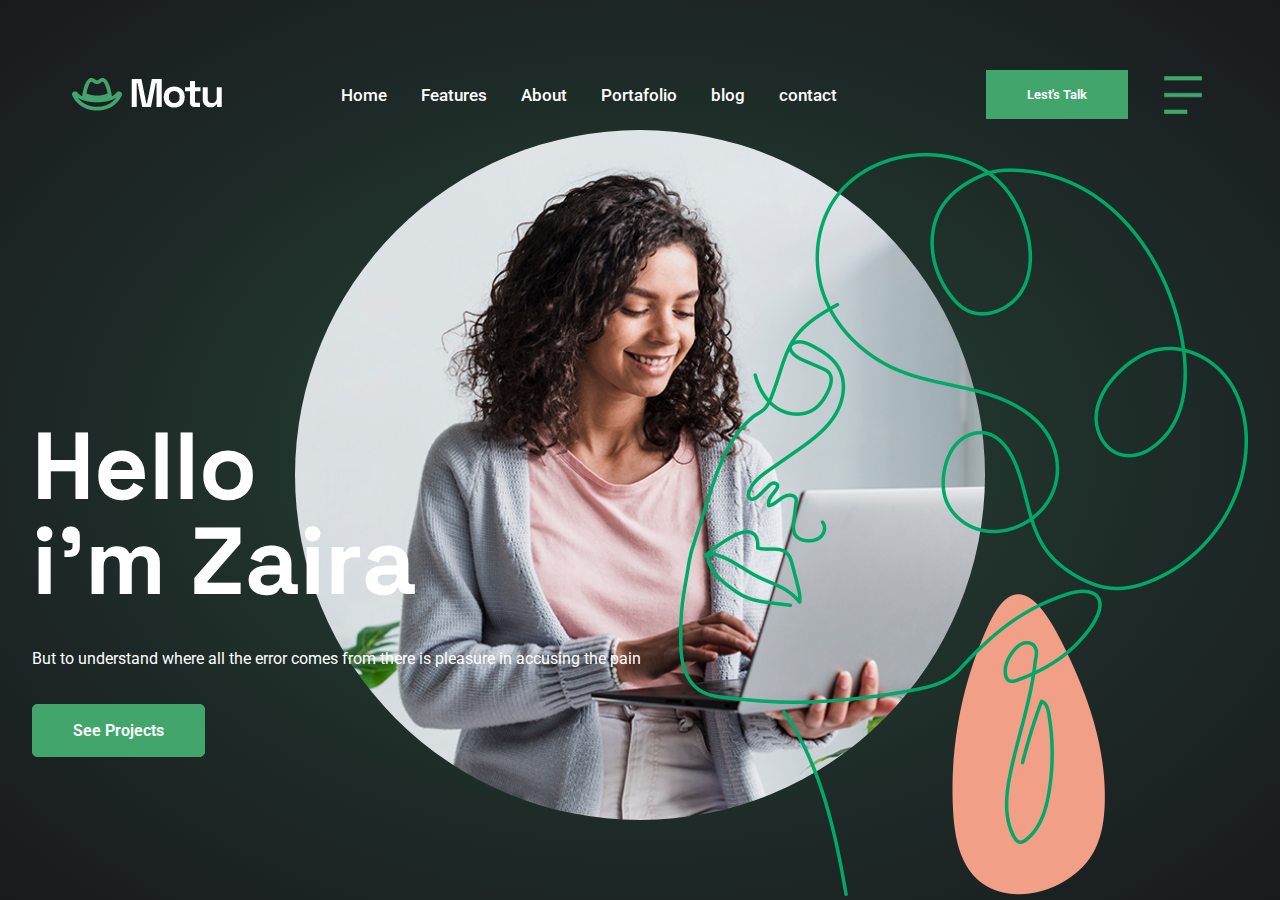
<file: pagina web/index.html>
<!DOCTYPE html>
<html lang="en">
<head>
    <meta charset="UTF-8">
    <meta http-equiv="X-UA-Compatible" content="IE=edge">
    <meta name="viewport" content="width=device-width, initial-scale=1.0">
    <title>clinto</title>
    <link rel="stylesheet" href="./style.css">
    <link rel="preconnect" href="https://fonts.googleapis.com">
    <link rel="preconnect" href="https://fonts.gstatic.com" crossorigin>
    <link href="https://fonts.googleapis.com/css2?family=Roboto:ital,wght@0,100;1,100;1,300;1,700;1,900&family=Space+Grotesk:wght@700&display=swap" rel="stylesheet">
</head>
    <section class="hero">
        <div class="container">
            <nav>
                <img src="img/logo.png" class="logo">
                <ul>
                    <li><a href="#">Home</a></li>
                    <li><a href="#">Features</a></li>
                    <li><a href="#">About</a></li>
                    <li><a href="#">Portafolio</a></li>
                    <li><a href="#">blog</a></li>
                    <li><a href="#">contact</a></li>
                </ul>
                <div class="box">
                    <button type="button">Lest's Talk</button>
                    <img src="img/menu.png" class="menu">                  
                </div>               
            </nav>

            <div class="content">
                <h1>Hello <br>i'm Zaira</h1>
                <P>But to understand where all the error comes from
                    there is pleasure in accusing the pain</P>
                <a href="#" class="btn">See Projects</a>
            </div>


            <div class="middle">
                <img src="img/main.png">
            </div>

            <div class="row">
                <img src="img/woman.png">

            </div>
        </div>

    </section>
<body>
    
</body>
</html>
</file>
<file: pagina web/style.css>
*{
    padding: 0;
    margin: 0;
    box-sizing: border-box;
    font-family: 'Roboto', sans-serif;
}
.hero{
    position: relative;
    height: 100vh;
    width: 100%;
    background: radial-gradient(#254335,#191a1e)
}
.container{
    width: 1350px;
    max-width: 95%;
    margin: 0 auto;
    position: relative;
    height: 100vh;
}
nav{
    display: flex;
    align-items: center;
    justify-content: space-between;
    padding: 40px;
}
.menu{
    width: 50px;
    height: auto;
}
nav ul li{
    list-style: none;
    display: inline-block;
    padding: 0 15px;
}
nav ul li a{
    text-decoration: none;
    color: #fff;
    font-size: 17px;
    font-weight: 500;
}
nav ul li a:hover{
    color: #42a66c;
    transition: .5s;
}
.box{
    display: flex;
    align-items: center;
}
button{
    background-color: #42a66c;
    display: inline-block;
    padding: 16px 40px;
    color: #fff;
    font-weight: 600;
    text-decoration: none;
    border: 1px solid #42a66c;
    margin: 30px;
}
button:hover{
    background-color: transparent;
    border: 1px solid #42a66c;
    transition: .5s;
    cursor: pointer;
}
.content{
    position: relative;
    padding-top: 230px;
    z-index: 4;
}
.content h1{
    color: #fff;
    font-size: 95px;
    font-weight: 700;
    line-height: 1;
    margin-bottom: 35px;
    font-family: 'Space Grotesk', sans-serif;
}
.content p{
    color: #fff;
    font-size: 16px;
    font-weight: normal;
    line-height: 1.85;
    margin-bottom: 30px;
}
.btn{
    background-color: #42a66c;
    display: inline-block;
    padding: 16px 40px;
    color: #fff;
    font-weight: 600;
    text-decoration: none;
    border: 1px solid #42a66c;
    border-radius: 5px;
}
.btn:hover{
    background-color: #fff;
    border: 1px solid #fff;
    color:#42a66c;
    transform: scale(1.1);
    transition: .5s;
}
.middle{
    position: absolute;
    left: 50%;
    top: 53%;
    transform: translate(-50%, -50%);
    z-index: 2;   
}
.middle img{
    height: 690px;
    width: 690px;
    border-radius: 50%;
}
.row{
    position: absolute;
    right: 0;
    bottom: 0;
    z-index: 3;
}
</file>
